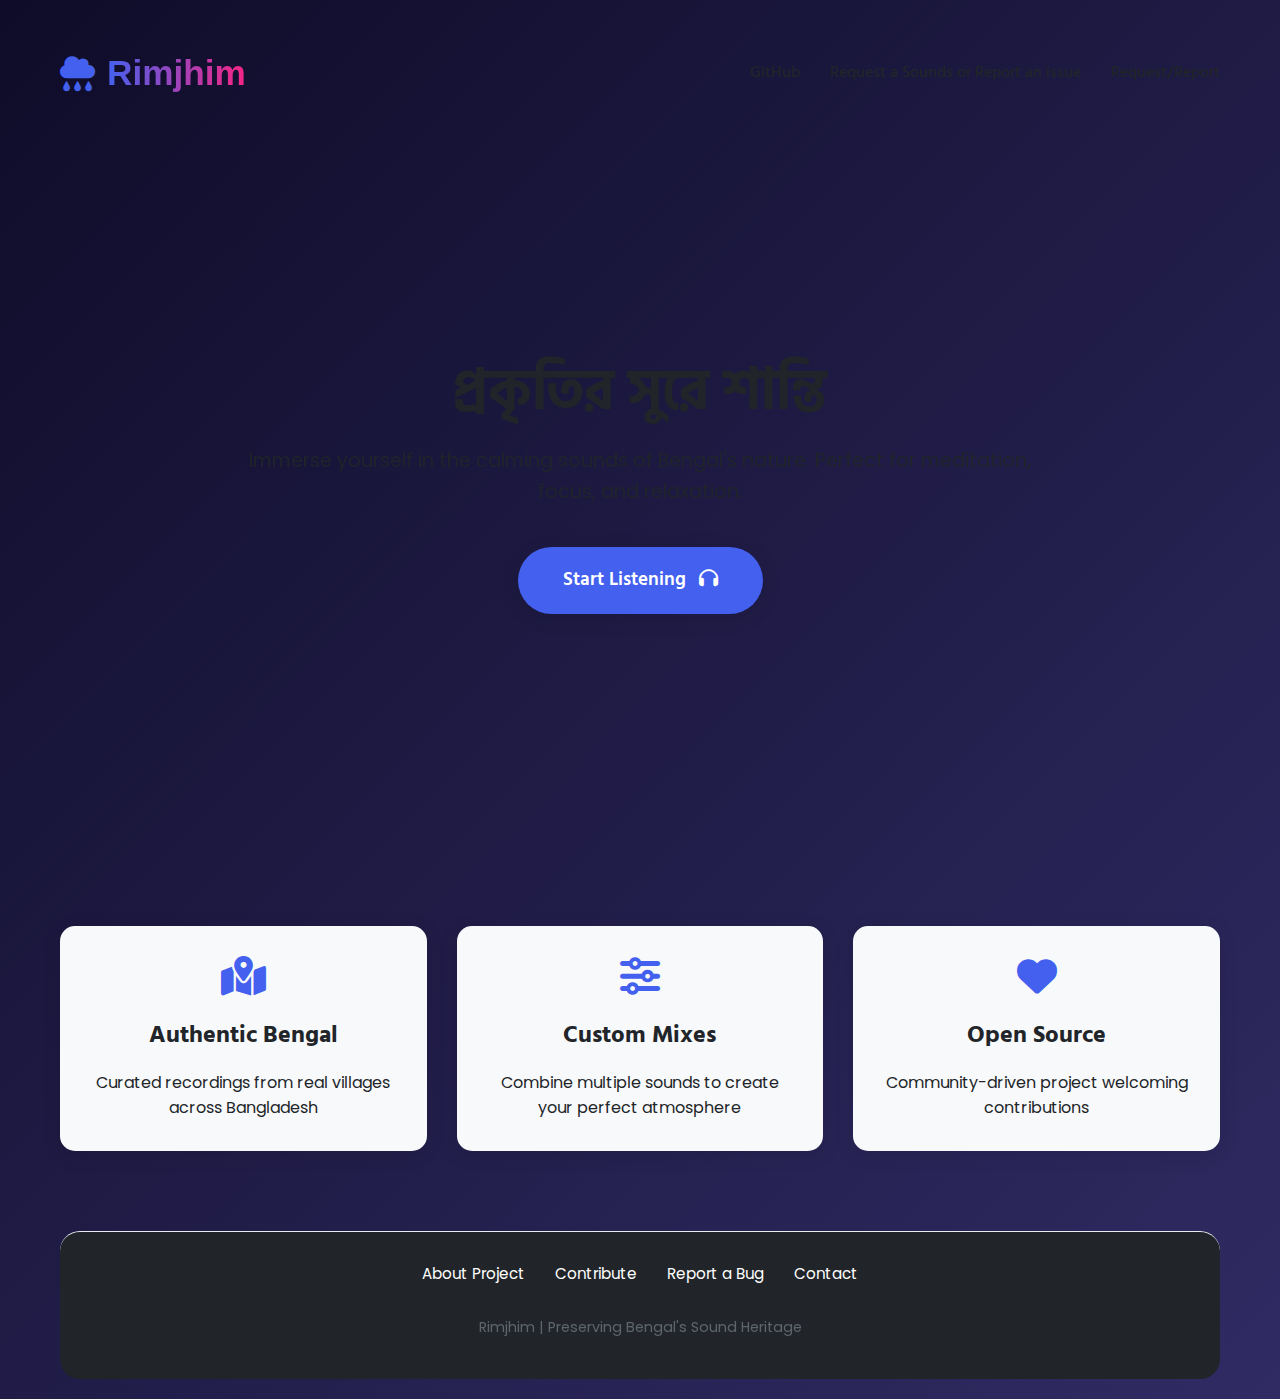
<file: index.html>
<!DOCTYPE html>
<html lang="en">
  <head>
    <meta charset="UTF-8" />
    <meta name="viewport" content="width=device-width, initial-scale=1.0" />
    <title>Rimjhim - প্রকৃতির সুরে শান্তি</title>
    <link
      href="https://fonts.googleapis.com/css2?family=Hind+Siliguri:wght@400;600;700&family=Poppins:wght@300;400;600&display=swap"
      rel="stylesheet"
    />
    <link
      rel="stylesheet"
      href="https://cdnjs.cloudflare.com/ajax/libs/font-awesome/6.4.0/css/all.min.css"
    />

    <style>
      :root {
        --text: #333333;
        --shadow: 0 4px 20px rgba(0, 0, 0, 0.1);
      }

      * {
        margin: 0;
        padding: 0;
        box-sizing: border-box;
      }

      body {
        font-family: "Poppins", sans-serif;
        background-color: var(--light);
        color: var(--dark);
        line-height: 1.6;
      }

      .container {
        max-width: 1200px;
        margin: 0 auto;
        padding: 0 20px;
      }

      /* Navigation */
      nav {
        padding: 25px 0;
        display: flex;
        justify-content: space-between;
        align-items: center;
      }

      .nav-links {
        display: flex;
        gap: 30px;
      }

      .nav-links a {
        text-decoration: none;
        color: var(--dark);
        font-weight: 500;
        transition: all 0.3s ease;
        font-family: "Hind Siliguri", sans-serif;
      }

      .nav-links a:hover {
        color: var(--primary);
      }

      /* Hero Section */
      .hero {
        height: 80vh;
        display: flex;
        align-items: center;
        text-align: center;
        padding: 40px 0;
      }

      .hero-content {
        max-width: 800px;
        margin: 0 auto;
      }

      .hero h2 {
        font-family: "Hind Siliguri", sans-serif;
        font-size: 3.5rem;
        margin-bottom: 20px;
        color: var(--dark);
        line-height: 1.2;
      }

      .hero p {
        font-size: 1.2rem;
        margin-bottom: 40px;
        color: var(--dark);
        opacity: 0.9;
      }

      .cta-button {
        display: inline-block;
        background-color: var(--primary);
        color: white;
        padding: 18px 45px;
        border-radius: 50px;
        font-size: 1.2rem;
        font-weight: 600;
        text-decoration: none;
        transition: all 0.3s ease;
        box-shadow: var(--shadow);
        border: none;
        cursor: pointer;
        font-family: "Hind Siliguri", sans-serif;
      }

      .cta-button:hover {
        background-color: var(--primary-light);
        transform: translateY(-3px);
        box-shadow: 0 10px 25px rgba(42, 127, 98, 0.3);
      }

      .cta-button i {
        margin-left: 8px;
      }

      /* Features */
      .features {
        padding: 80px 0;
        backgroun: transparent;
      }

      .features h3 {
        text-align: center;
        font-family: "Hind Siliguri", sans-serif;
        font-size: 2rem;
        margin-bottom: 50px;
        color: var(--dark);
      }

      .features-grid {
        display: grid;
        grid-template-columns: repeat(auto-fit, minmax(300px, 1fr));
        gap: 30px;
      }

      .feature-card {
        background: var(--light);
        padding: 30px;
        border-radius: 15px;
        text-align: center;
        box-shadow: var(--shadow);
        transition: all 0.3s ease;
      }

      .feature-card:hover {
        transform: translateY(-10px);
      }

      .feature-card i {
        font-size: 2.5rem;
        color: var(--primary);
        margin-bottom: 20px;
      }

      .feature-card h4 {
        font-family: "Hind Siliguri", sans-serif;
        font-size: 1.5rem;
        margin-bottom: 15px;
        color: var(--dark);
      }

      /* Footer */
      footer {
        background-color: var(--dark);
        color: white;
        padding: 40px 0;
        text-align: center;
        border-radius: 20px;
      }

      .footer-links {
        display: flex;
        justify-content: center;
        align-items: center;
        gap: 30px;
        margin-bottom: 30px;
      }

      .footer-links a {
        color: white;
        width: fit-content;
        text-decoration: none;
        transition: all 0.3s ease;
      }

      .footer-links a:hover {
        color: var(--accent);
      }

      .copyright {
        opacity: 0.8;
        font-size: 0.9rem;
      }

      /* Responsive */
      @media (max-width: 768px) {
        .nav-links {
          gap: 20px;
        }

        .hero h2 {
          font-size: 2.5rem;
        }

        .hero p {
          font-size: 1rem;
        }

        .features-grid {
          grid-template-columns: 1fr;
        }
      }

      @media (max-width: 480px) {
        nav {
          flex-direction: column;
          gap: 20px;
        }

        .hero h2 {
          font-size: 2rem;
        }

        .cta-button {
          padding: 15px 30px;
          font-size: 1rem;
        }
      }
    </style>
    <link rel="stylesheet" href="./styles/main.css" />
  </head>
  <body>
    <div class="container">
      <nav>
        <div class="logo">
          <i class="fa-solid fa-cloud-rain"></i>
          <h1>Rimjhim</h1>
        </div>
        <div class="nav-links">
          <a href="https://github.com/j-a-sunny/Rimjhim" target="_blank"
            >GitHub</a
          >
          <a class="lg-class" href="https://github.com/j-a-sunny/Rimjhim/issues/new"
            >Request a Sounds or Report an issue</a
          >
          <a class="sm-class hidden-class" href="https://github.com/j-a-sunny/Rimjhim/issues/new"
            >Request/Report</a
          >
        </div>
      </nav>

      <section class="hero">
        <div class="hero-content">
          <h2>প্রকৃতির সুরে শান্তি</h2>
          <p>
            Immerse yourself in the calming sounds of Bengal's nature. Perfect
            for meditation, focus, and relaxation.
          </p>
          <a href="rimjhim.html" class="cta-button">
            Start Listening <i class="fas fa-headphones"></i>
          </a>
        </div>
      </section>

      <section class="features">
        <div class="features-grid">
          <div class="feature-card">
            <i class="fas fa-map-marked-alt"></i>
            <h4>Authentic Bengal</h4>
            <p>Curated recordings from real villages across Bangladesh</p>
          </div>
          <div class="feature-card">
            <i class="fas fa-sliders-h"></i>
            <h4>Custom Mixes</h4>
            <p>Combine multiple sounds to create your perfect atmosphere</p>
          </div>
          <div class="feature-card">
            <i class="fas fa-heart"></i>
            <h4>Open Source</h4>
            <p>Community-driven project welcoming contributions</p>
          </div>
        </div>
      </section>

      <footer class="footer">
        <div class="footer-links">
          <a href="#about">About Project</a>
          <a href="https://github.com/j-a-sunny/Rimjhim" target="_blank"
            >Contribute</a
          >
          <a href="#report">Report a Bug</a>
          <a href="#contact">Contact</a>
        </div>
        <p class="copyright">Rimjhim | Preserving Bengal's Sound Heritage</p>
      </footer>
    </div>
  </body>
</html>
</file>
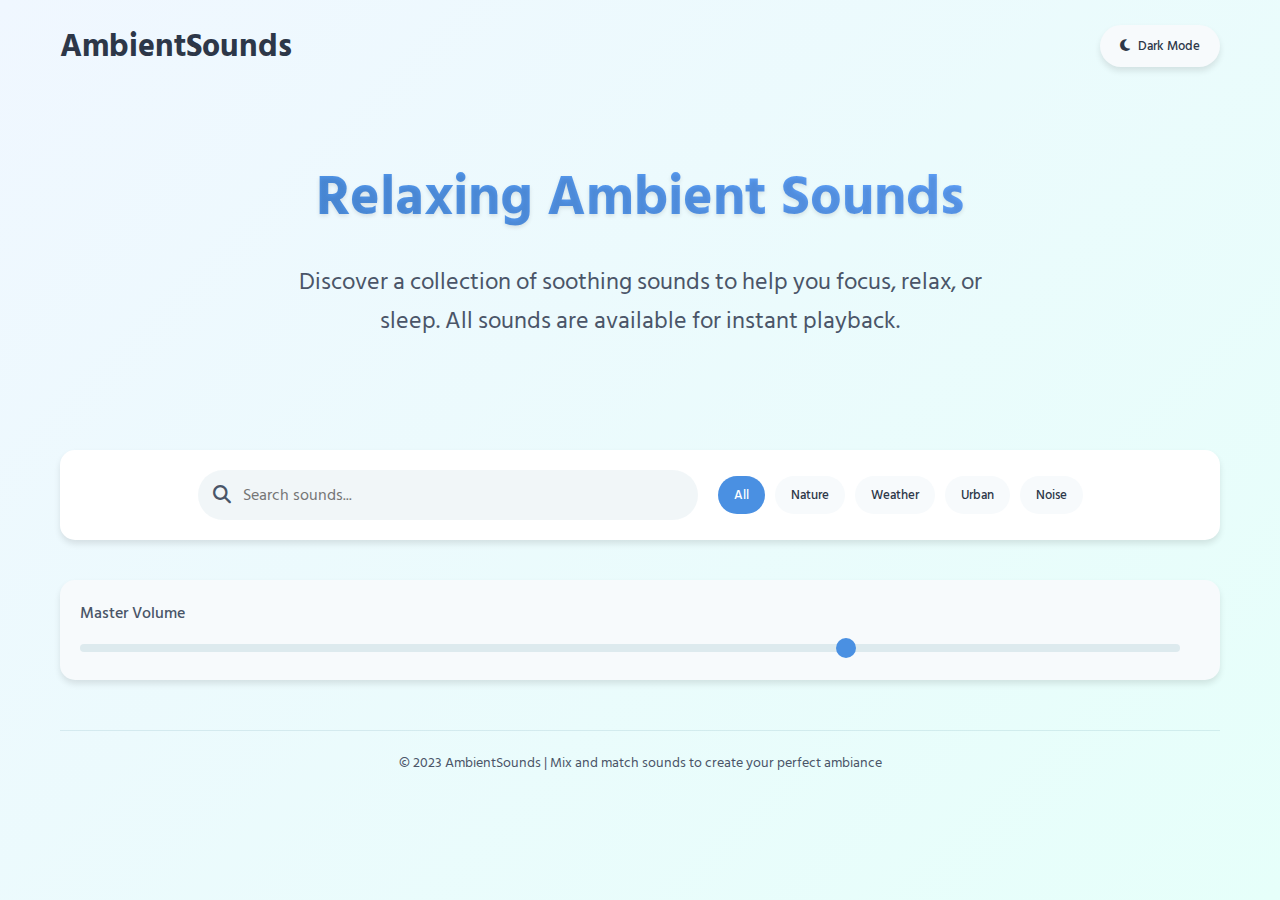
<file: blog.html>
<!DOCTYPE html>
<html lang="en">
<head>
    <meta charset="UTF-8">
    <meta name="viewport" content="width=device-width, initial-scale=1.0">
    <title>Ambient Sounds Collection</title>
    <link href="https://fonts.googleapis.com/css2?family=Hind+Siliguri:wght@400;500;600;700&display=swap" rel="stylesheet">
    <link rel="stylesheet" href="https://cdnjs.cloudflare.com/ajax/libs/font-awesome/6.4.0/css/all.min.css">
    <style>
        :root {
            --text-primary: #2d3748;
            --text-secondary: #4a5568;
            --navbar-bg: #ffffff;
            --card-bg: #f7fafc;
            --shadow: 0 4px 6px rgba(0, 0, 0, 0.1);
            --primary: #4a90e2;
            --primary-light: #63a4ff;
            --transition: all 0.3s ease;
            
            /* Dark mode variables */
            --dark-text-primary: #e2e8f0;
            --dark-text-secondary: #a0aec0;
            --dark-navbar-bg: #1a202c;
            --dark-card-bg: #2d3748;
            --dark-shadow: 0 4px 6px rgba(0, 0, 0, 0.3);
        }
        
        * {
            margin: 0;
            padding: 0;
            box-sizing: border-box;
        }
        
        body {
            font-family: 'Hind Siliguri', sans-serif;
            background: linear-gradient(135deg, #f0f7ff 0%, #e6fffa 100%);
            color: var(--text-primary);
            min-height: 100vh;
            padding-bottom: 40px;
            transition: var(--transition);
        }
        
        .dark-mode {
            background: linear-gradient(135deg, #1a202c 0%, #2d3748 100%);
            color: var(--dark-text-primary);
            --text-primary: var(--dark-text-primary);
            --text-secondary: var(--dark-text-secondary);
            --navbar-bg: var(--dark-navbar-bg);
            --card-bg: var(--dark-card-bg);
            --shadow: var(--dark-shadow);
        }
        
        .container {
            max-width: 1200px;
            margin: 0 auto;
            padding: 0 20px;
        }
        
        header {
            display: flex;
            justify-content: space-between;
            align-items: center;
            padding: 20px 0;
        }
        
        .theme-toggle {
            background: var(--card-bg);
            border: none;
            border-radius: 30px;
            padding: 10px 20px;
            font-family: 'Hind Siliguri', sans-serif;
            font-weight: 500;
            cursor: pointer;
            display: flex;
            align-items: center;
            gap: 8px;
            box-shadow: var(--shadow);
            color: var(--text-primary);
            transition: var(--transition);
        }
        
        .theme-toggle:hover {
            transform: translateY(-2px);
            box-shadow: 0 6px 12px rgba(0, 0, 0, 0.15);
        }
        
        /* Hero Banner */
        .hero-banner {
            text-align: center;
            padding: 60px 20px 40px;
            margin-bottom: 40px;
        }

        .hero-title {
            font-size: 3.5rem;
            margin-bottom: 20px;
            font-family: "Hind Siliguri", sans-serif;
            color: var(--text-primary);
            text-shadow: 0 2px 4px rgba(0, 0, 0, 0.1);
            background: linear-gradient(90deg, var(--primary), var(--primary-light));
            -webkit-background-clip: text;
            background-clip: text;
            color: transparent;
        }

        .dark-mode .hero-title {
            color: var(--dark-text-primary);
            background: linear-gradient(90deg, #63b3ed, #90cdf4);
            -webkit-background-clip: text;
            background-clip: text;
            color: transparent;
        }

        .hero-subtitle {
            font-size: 1.5rem;
            max-width: 700px;
            margin: 0 auto 30px;
            color: var(--text-secondary);
        }

        .dark-mode .hero-subtitle {
            color: var(--dark-text-secondary);
        }
        
        /* Filter/Search Bar */
        .filter-bar {
            background: var(--navbar-bg);
            padding: 20px;
            border-radius: 15px;
            box-shadow: var(--shadow);
            margin-bottom: 40px;
            position: sticky;
            top: 20px;
            z-index: 10;
            transition: var(--transition);
        }

        .dark-mode .filter-bar {
            background: var(--dark-navbar-bg);
            box-shadow: var(--dark-shadow);
        }
        
        .filter-content {
            display: flex;
            flex-wrap: wrap;
            gap: 20px;
            justify-content: center;
            align-items: center;
        }
        
        .search-container {
            flex-grow: 1;
            display: flex;
            align-items: center;
            background: rgba(122, 169, 183, 0.1);
            border-radius: 30px;
            padding: 0 15px;
            max-width: 500px;
            transition: var(--transition);
        }

        .search-container:focus-within {
            box-shadow: 0 0 0 3px rgba(122, 169, 183, 0.3);
        }

        .search-container input {
            flex-grow: 1;
            background: transparent;
            border: none;
            padding: 12px;
            font-size: 16px;
            outline: none;
            color: var(--text-primary);
            font-family: 'Hind Siliguri', sans-serif;
        }

        .dark-mode .search-container input {
            color: var(--dark-text-primary);
        }

        .search-container i {
            color: var(--text-secondary);
            font-size: 18px;
        }
        
        .dark-mode .search-container i {
            color: var(--dark-text-secondary);
        }
        
        .category-filter {
            display: flex;
            gap: 10px;
            flex-wrap: wrap;
        }
        
        .category-btn {
            background: var(--card-bg);
            border: none;
            border-radius: 20px;
            padding: 8px 16px;
            font-family: 'Hind Siliguri', sans-serif;
            font-weight: 500;
            cursor: pointer;
            transition: var(--transition);
            color: var(--text-primary);
        }
        
        .category-btn:hover, .category-btn.active {
            background: var(--primary);
            color: white;
        }
        
        /* Sound Grid */
        .sound-grid {
            display: grid;
            grid-template-columns: repeat(auto-fill, minmax(280px, 1fr));
            gap: 30px;
            margin-top: 20px;
        }
        
        .sound-card {
            background: var(--card-bg);
            border-radius: 15px;
            overflow: hidden;
            box-shadow: var(--shadow);
            transition: var(--transition);
            display: flex;
            flex-direction: column;
        }
        
        .sound-card:hover {
            transform: translateY(-5px);
            box-shadow: 0 10px 25px rgba(0, 0, 0, 0.15);
        }
        
        .dark-mode .sound-card {
            background: var(--dark-card-bg);
            box-shadow: var(--dark-shadow);
        }
        
        .card-header {
            height: 120px;
            position: relative;
            overflow: hidden;
        }
        
        .card-image {
            width: 100%;
            height: 100%;
            object-fit: cover;
            transition: transform 0.5s ease;
        }
        
        .sound-card:hover .card-image {
            transform: scale(1.05);
        }
        
        .sound-category {
            position: absolute;
            top: 15px;
            right: 15px;
            background: rgba(255, 255, 255, 0.9);
            padding: 5px 12px;
            border-radius: 20px;
            font-size: 0.85rem;
            font-weight: 600;
            color: var(--primary);
        }
        
        .dark-mode .sound-category {
            background: rgba(26, 32, 44, 0.9);
            color: #90cdf4;
        }
        
        .card-body {
            padding: 20px;
            flex-grow: 1;
            display: flex;
            flex-direction: column;
        }
        
        .sound-title {
            font-size: 1.4rem;
            margin-bottom: 10px;
            color: var(--text-primary);
        }
        
        .sound-description {
            color: var(--text-secondary);
            font-size: 0.95rem;
            margin-bottom: 20px;
            flex-grow: 1;
        }
        
        .dark-mode .sound-description {
            color: var(--dark-text-secondary);
        }
        
        /* Audio Player */
        .audio-player {
            display: flex;
            align-items: center;
            gap: 10px;
            background: rgba(122, 169, 183, 0.1);
            border-radius: 30px;
            padding: 8px 15px;
            transition: var(--transition);
        }
        
        .dark-mode .audio-player {
            background: rgba(100, 130, 150, 0.2);
        }
        
        .play-btn {
            width: 40px;
            height: 40px;
            border-radius: 50%;
            background: var(--primary);
            border: none;
            color: white;
            display: flex;
            align-items: center;
            justify-content: center;
            cursor: pointer;
            transition: var(--transition);
        }
        
        .play-btn:hover {
            background: var(--primary-light);
            transform: scale(1.05);
        }
        
        .progress-container {
            flex-grow: 1;
            background: rgba(122, 169, 183, 0.2);
            height: 6px;
            border-radius: 3px;
            overflow: hidden;
            cursor: pointer;
        }
        
        .progress-bar {
            height: 100%;
            background: var(--primary);
            width: 0%;
            transition: width 0.1s linear;
        }
        
        .time-display {
            font-size: 0.85rem;
            min-width: 70px;
            text-align: right;
            color: var(--text-secondary);
        }
        
        .dark-mode .time-display {
            color: var(--dark-text-secondary);
        }
        
        .volume-control {
            display: flex;
            align-items: center;
            gap: 5px;
            margin-top: 10px;
        }
        
        .volume-control i {
            color: var(--text-secondary);
        }
        
        .dark-mode .volume-control i {
            color: var(--dark-text-secondary);
        }
        
        .volume-slider {
            flex-grow: 1;
            -webkit-appearance: none;
            height: 5px;
            border-radius: 5px;
            background: rgba(122, 169, 183, 0.2);
            outline: none;
        }
        
        .volume-slider::-webkit-slider-thumb {
            -webkit-appearance: none;
            width: 16px;
            height: 16px;
            border-radius: 50%;
            background: var(--primary);
            cursor: pointer;
        }
        
        .footer {
            text-align: center;
            margin-top: 50px;
            padding-top: 20px;
            border-top: 1px solid rgba(122, 169, 183, 0.2);
            color: var(--text-secondary);
            font-size: 0.9rem;
        }
        
        .dark-mode .footer {
            border-top: 1px solid rgba(100, 130, 150, 0.3);
            color: var(--dark-text-secondary);
        }
        
        @media (max-width: 768px) {
            .hero-title {
                font-size: 2.5rem;
            }
            
            .hero-subtitle {
                font-size: 1.2rem;
            }
            
            .sound-grid {
                grid-template-columns: repeat(auto-fill, minmax(250px, 1fr));
            }
            
            .filter-content {
                flex-direction: column;
                align-items: stretch;
            }
        }
        
        @media (max-width: 480px) {
            .hero-title {
                font-size: 2rem;
            }
            
            .sound-grid {
                grid-template-columns: 1fr;
            }
        }



          .sound-card.active {
            box-shadow: 0 0 0 3px var(--primary);
            transform: translateY(-3px);
        }
        
        .mixer-controls {
            background: var(--card-bg);
            padding: 20px;
            border-radius: 15px;
            margin-bottom: 30px;
            box-shadow: var(--shadow);
            display: flex;
            flex-wrap: wrap;
            gap: 20px;
            align-items: center;
        }
        
        .dark-mode .mixer-controls {
            background: var(--dark-card-bg);
        }
        
        .master-volume {
            flex-grow: 1;
            min-width: 200px;
        }
        
        .master-volume label {
            display: block;
            margin-bottom: 8px;
            color: var(--text-secondary);
            font-weight: 500;
        }
        
        .dark-mode .master-volume label {
            color: var(--dark-text-secondary);
        }
        
        .master-slider {
            width: 100%;
            -webkit-appearance: none;
            height: 8px;
            border-radius: 4px;
            background: rgba(122, 169, 183, 0.2);
            outline: none;
        }
        
        .master-slider::-webkit-slider-thumb {
            -webkit-appearance: none;
            width: 20px;
            height: 20px;
            border-radius: 50%;
            background: var(--primary);
            cursor: pointer;
        }
        
        .active-sounds {
            display: flex;
            gap: 15px;
            flex-wrap: wrap;
            margin-top: 20px;
        }
        
        .active-sound-chip {
            background: var(--primary-light);
            color: white;
            padding: 8px 15px;
            border-radius: 20px;
            display: flex;
            align-items: center;
            gap: 8px;
            font-size: 0.9rem;
        }
        
        .active-sound-chip button {
            background: none;
            border: none;
            color: white;
            cursor: pointer;
            padding: 0;
            display: flex;
        }
    </style>
</head>
<body>
    <div class="container">
        <header>
            <div class="logo">
                <h1>Ambient<span>Sounds</span></h1>
            </div>
            <button class="theme-toggle" id="themeToggle">
                <i class="fas fa-moon"></i>
                <span>Dark Mode</span>
            </button>
        </header>
        
        <section class="hero-banner">
            <h1 class="hero-title">Relaxing Ambient Sounds</h1>
            <p class="hero-subtitle">Discover a collection of soothing sounds to help you focus, relax, or sleep. All sounds are available for instant playback.</p>
        </section>
        
        <div class="filter-bar">
            <div class="filter-content">
                <div class="search-container">
                    <i class="fas fa-search"></i>
                    <input type="text" id="searchInput" placeholder="Search sounds...">
                </div>
                
                <div class="category-filter">
                    <button class="category-btn active" data-category="all">All</button>
                    <button class="category-btn" data-category="nature">Nature</button>
                    <button class="category-btn" data-category="weather">Weather</button>
                    <button class="category-btn" data-category="urban">Urban</button>
                    <button class="category-btn" data-category="noise">Noise</button>
                </div>
            </div>
        </div>
        
    <div class="sound-grid" id="soundGrid">
        <!-- Sound cards will be generated by JavaScript -->
    </div>
    
    <div class="mixer-controls">
        <div class="master-volume">
            <label for="masterVolume">Master Volume</label>
            <input type="range" id="masterVolume" class="master-slider" min="0" max="1" step="0.01" value="0.7">
        </div>
        <div id="activeSounds" class="active-sounds">
            <!-- Active sounds will appear here -->
        </div>
    </div>
    
    <div class="footer">
        <p>© 2023 AmbientSounds | Mix and match sounds to create your perfect ambiance</p>
    </div>

    <script>
        // Audio context for advanced audio control
        let audioContext;
        try {
            audioContext = new (window.AudioContext || window.webkitAudioContext)();
        } catch (e) {
            alert('Web Audio API is not supported in this browser');
        }
        
        // Master gain node for controlling overall volume
        const masterGain = audioContext.createGain();
        masterGain.gain.value = 0.7;
        masterGain.connect(audioContext.destination);
        
        // Currently playing sounds
        const activeSounds = {};
        
        // Update master volume when slider changes
        document.getElementById('masterVolume').addEventListener('input', function() {
            masterGain.gain.value = parseFloat(this.value);
        });
        
        // Sample sound data with categories
        const sounds = [
            { 
                id: 'birds', 
                title: 'Singing Birds', 
                description: 'Gentle bird songs in a peaceful forest setting', 
                category: 'nature',
                duration: '3:45',
                path: 'assets/sounds/birds.ogg'
            },
            { 
                id: 'city', 
                title: 'City Ambience', 
                description: 'Distant traffic and urban atmosphere', 
                category: 'urban',
                duration: '4:20',
                path: 'assets/sounds/city.ogg'
            },
            { 
                id: 'fireplace', 
                title: 'Crackling Fireplace', 
                description: 'Warm fireplace sounds for cozy evenings', 
                category: 'nature',
                duration: '5:10',
                path: 'assets/sounds/fireplace.ogg'
            },
            { 
                id: 'rain', 
                title: 'Gentle Rain', 
                description: 'Soft rainfall on leaves and rooftops', 
                category: 'weather',
                duration: '6:15',
                path: 'assets/sounds/rain.ogg'
            },
            { 
                id: 'stream', 
                title: 'Mountain Stream', 
                description: 'Flowing water in a mountain creek', 
                category: 'nature',
                duration: '4:50',
                path: 'assets/sounds/stream.ogg'
            },
            { 
                id: 'train', 
                title: 'Train Journey', 
                description: 'Rhythmic train sounds for focus', 
                category: 'urban',
                duration: '7:05',
                path: 'assets/sounds/train.ogg'
            },
            { 
                id: 'white-noise', 
                title: 'White Noise', 
                description: 'Neutral background sound for concentration', 
                category: 'noise',
                duration: '8:00',
                path: 'assets/sounds/white-noise.ogg'
            },
            { 
                id: 'boat', 
                title: 'Ocean Waves', 
                description: 'Calming waves against a boat', 
                category: 'nature',
                duration: '5:30',
                path: 'assets/sounds/boat.ogg'
            },
            { 
                id: 'coffee-shop', 
                title: 'Coffee Shop', 
                description: 'Subtle chatter and espresso sounds', 
                category: 'urban',
                duration: '4:45',
                path: 'assets/sounds/coffee-shop.ogg'
            },
            { 
                id: 'pink-noise', 
                title: 'Pink Noise', 
                description: 'Soothing frequency for relaxation', 
                category: 'noise',
                duration: '6:30',
                path: 'assets/sounds/pink-noise.ogg'
            },
            { 
                id: 'storm', 
                title: 'Thunderstorm', 
                description: 'Powerful thunder and heavy rain', 
                category: 'weather',
                duration: '5:55',
                path: 'assets/sounds/storm.ogg'
            },
            { 
                id: 'summer-night', 
                title: 'Summer Night', 
                description: 'Crickets and night sounds in the countryside', 
                category: 'nature',
                duration: '6:10',
                path: 'assets/sounds/summer-night.ogg'
            },
            { 
                id: 'waves', 
                title: 'Ocean Waves', 
                description: 'Calming waves on the beach', 
                category: 'nature',
                duration: '7:20',
                path: 'assets/sounds/waves.ogg'
            },
            { 
                id: 'wind', 
                title: 'Wind in Trees', 
                description: 'Gentle breeze through forest leaves', 
                category: 'weather',
                duration: '4:25',
                path: 'assets/sounds/wind.ogg'
            }
        ];
        
        // Function to generate sound cards
        function generateSoundCards(soundList) {
            const soundGrid = document.getElementById('soundGrid');
            soundGrid.innerHTML = '';
            
            soundList.forEach(sound => {
                const card = document.createElement('div');
                card.className = 'sound-card';
                card.dataset.category = sound.category;
                
                card.innerHTML = `
                    <div class="card-header">
                        <img src="${categoryImages[sound.category]}" alt="${sound.title}" class="card-image">
                        <span class="sound-category">${sound.category.charAt(0).toUpperCase() + sound.category.slice(1)}</span>
                    </div>
                    <div class="card-body">
                        <h3 class="sound-title">${sound.title}</h3>
                        <p class="sound-description">${sound.description}</p>
                        <div class="audio-player">
                            <button class="play-btn" data-sound="${sound.id}">
                                <i class="fas fa-play"></i>
                            </button>
                            <div class="progress-container" id="progress-container-${sound.id}">
                                <div class="progress-bar" id="progress-${sound.id}"></div>
                            </div>
                            <div class="time-display" id="time-${sound.id}">0:00</div>
                        </div>
                        <div class="volume-control">
                            <i class="fas fa-volume-up"></i>
                            <input type="range" class="volume-slider" min="0" max="1" step="0.1" value="0.7" data-sound="${sound.id}">
                        </div>
                    </div>
                `;
                
                soundGrid.appendChild(card);
            });
            
            // Add event listeners to play buttons
            document.querySelectorAll('.play-btn').forEach(btn => {
                btn.addEventListener('click', function() {
                    const soundId = this.dataset.sound;
                    toggleSound(soundId, this);
                });
            });
            
            // Add event listeners to volume sliders
            document.querySelectorAll('.volume-slider').forEach(slider => {
                slider.addEventListener('input', function() {
                    const soundId = this.dataset.sound;
                    if (activeSounds[soundId]) {
                        activeSounds[soundId].gainNode.gain.value = parseFloat(this.value);
                    }
                });
            });
            
            // Add progress bar click functionality
            document.querySelectorAll('.progress-container').forEach(container => {
                container.addEventListener('click', function(e) {
                    const soundId = this.id.replace('progress-container-', '');
                    if (activeSounds[soundId]) {
                        const rect = this.getBoundingClientRect();
                        const clickPosition = (e.clientX - rect.left) / rect.width;
                        activeSounds[soundId].source.currentTime = clickPosition * activeSounds[soundId].buffer.duration;
                    }
                });
            });
        }
        
        // Function to toggle sound on/off
        async function toggleSound(soundId, button) {
            // If sound is already playing, stop it
            if (activeSounds[soundId]) {
                stopSound(soundId);
                button.innerHTML = '<i class="fas fa-play"></i>';
                button.closest('.sound-card').classList.remove('active');
                return;
            }
            
            // Load and play the sound
            try {
                // Show loading state
                button.innerHTML = '<i class="fas fa-spinner fa-spin"></i>';
                
                // Find the sound data
                const soundData = sounds.find(s => s.id === soundId);
                
                // Fetch the audio file
                const response = await fetch(soundData.path);
                const arrayBuffer = await response.arrayBuffer();
                const audioBuffer = await audioContext.decodeAudioData(arrayBuffer);
                
                // Create audio source and gain node
                const source = audioContext.createBufferSource();
                const gainNode = audioContext.createGain();
                
                // Configure audio nodes
                source.buffer = audioBuffer;
                source.loop = true;
                gainNode.gain.value = parseFloat(document.querySelector(`.volume-slider[data-sound="${soundId}"]`).value);
                
                // Connect nodes: source -> gain -> master gain -> destination
                source.connect(gainNode);
                gainNode.connect(masterGain);
                
                // Start playback
                source.start(0);
                
                // Store reference to active sound
                activeSounds[soundId] = {
                    source,
                    gainNode,
                    buffer: audioBuffer,
                    startTime: audioContext.currentTime,
                    progressInterval: null
                };
                
                // Update UI
                button.innerHTML = '<i class="fas fa-pause"></i>';
                button.closest('.sound-card').classList.add('active');
                
                // Start progress tracking
                startProgressTracking(soundId);
                
                // Update active sounds display
                updateActiveSoundsDisplay();
            } catch (error) {
                console.error('Error loading or playing sound:', error);
                button.innerHTML = '<i class="fas fa-play"></i>';
                alert('Failed to load sound. Please try again.');
            }
        }
        
        // Function to stop a sound
        function stopSound(soundId) {
            if (activeSounds[soundId]) {
                // Stop the audio source
                activeSounds[soundId].source.stop();
                
                // Clear progress tracking
                if (activeSounds[soundId].progressInterval) {
                    clearInterval(activeSounds[soundId].progressInterval);
                }
                
                // Remove from active sounds
                delete activeSounds[soundId];
                
                // Reset progress display
                document.getElementById(`progress-${soundId}`).style.width = '0%';
                document.getElementById(`time-${soundId}`).textContent = '0:00';
                
                // Update active sounds display
                updateActiveSoundsDisplay();
            }
        }
        
        // Function to track playback progress
        function startProgressTracking(soundId) {
            if (activeSounds[soundId]) {
                // Clear any existing interval
                if (activeSounds[soundId].progressInterval) {
                    clearInterval(activeSounds[soundId].progressInterval);
                }
                
                // Start new interval
                activeSounds[soundId].progressInterval = setInterval(() => {
                    if (!activeSounds[soundId]) return;
                    
                    const source = activeSounds[soundId].source;
                    const buffer = activeSounds[soundId].buffer;
                    
                    // Calculate current position (accounting for looping)
                    let currentTime = audioContext.currentTime - activeSounds[soundId].startTime;
                    currentTime %= buffer.duration;
                    
                    // Update progress bar
                    const progressPercent = (currentTime / buffer.duration) * 100;
                    document.getElementById(`progress-${soundId}`).style.width = `${progressPercent}%`;
                    
                    // Update time display
                    const minutes = Math.floor(currentTime / 60);
                    const seconds = Math.floor(currentTime % 60);
                    document.getElementById(`time-${soundId}`).textContent = 
                        `${minutes}:${seconds < 10 ? '0' : ''}${seconds}`;
                }, 100);
            }
        }
        
        // Function to update active sounds display
        function updateActiveSoundsDisplay() {
            const activeSoundsContainer = document.getElementById('activeSounds');
            activeSoundsContainer.innerHTML = '';
            
            Object.keys(activeSounds).forEach(soundId => {
                const soundData = sounds.find(s => s.id === soundId);
                const chip = document.createElement('div');
                chip.className = 'active-sound-chip';
                chip.innerHTML = `
                    ${soundData.title}
                    <button onclick="stopSoundFromChip('${soundId}')">
                        <i class="fas fa-times"></i>
                    </button>
                `;
                activeSoundsContainer.appendChild(chip);
            });
        }
        
        // Function to stop sound from chip
        function stopSoundFromChip(soundId) {
            const button = document.querySelector(`.play-btn[data-sound="${soundId}"]`);
            if (button) {
                button.innerHTML = '<i class="fas fa-play"></i>';
                button.closest('.sound-card').classList.remove('active');
            }
            stopSound(soundId);
        }
        
        // [Rest of the JavaScript remains the same (theme toggle, filter functionality, etc.)]
        
        // Initialize the page
        generateSoundCards(sounds);
    </script>
</body>
</html>
</file>
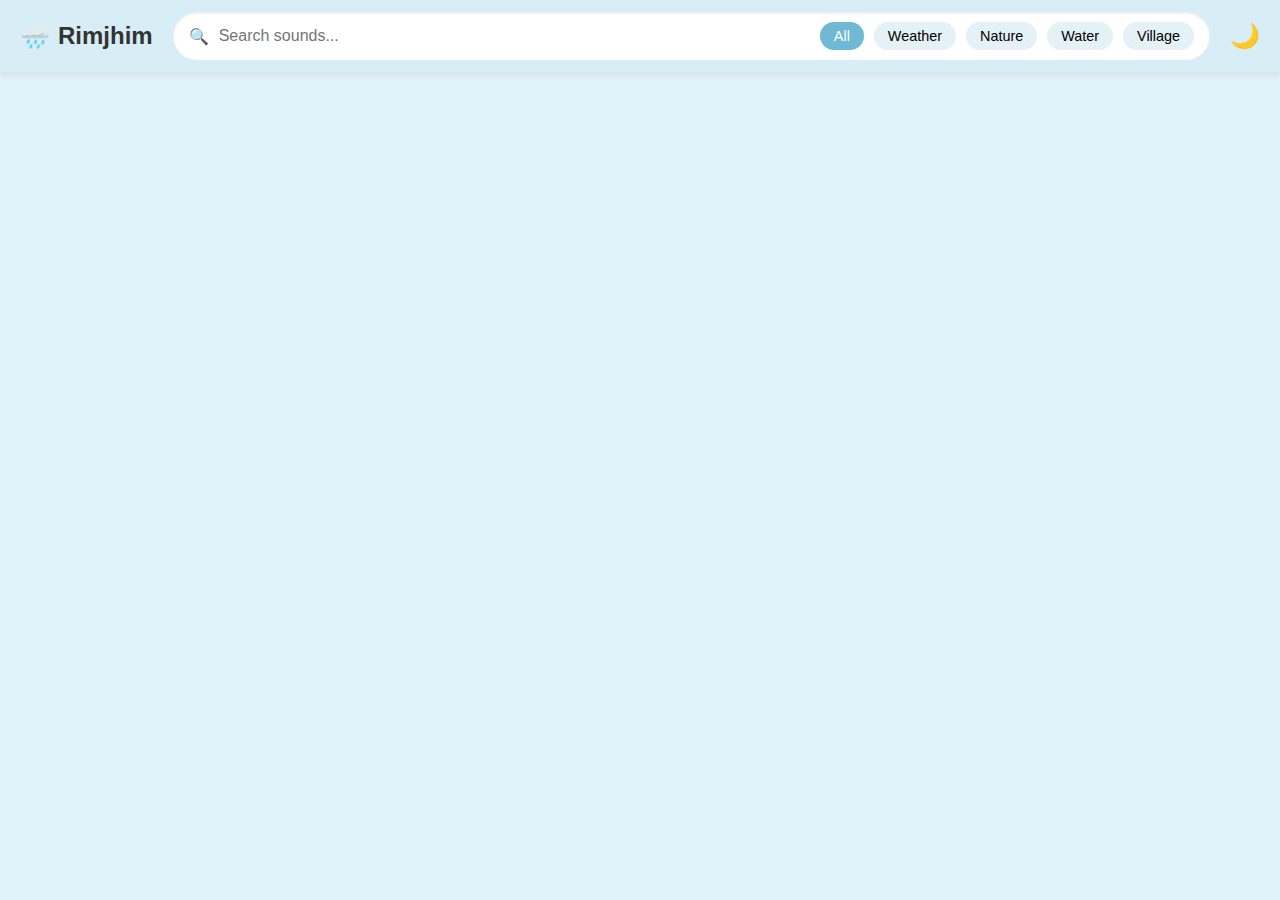
<file: contact.html>
<!DOCTYPE html>
<html lang="en">
<head>
  <meta charset="UTF-8">
  <meta name="viewport" content="width=device-width, initial-scale=1">
  <title>Rimjhim Navbar</title>
  <style>
    body {
      margin: 0;
      font-family: 'Segoe UI', sans-serif;
      background-color: #e0f2f7;
      color: #333;
    }

    nav {
      display: flex;
      align-items: center;
      justify-content: space-between;
      padding: 12px 20px;
      background-color: #d7eef7;
      box-shadow: 0 4px 6px rgba(0, 0, 0, 0.05);
    }

    .logo {
      display: flex;
      align-items: center;
      gap: 8px;
      font-size: 1.25rem;
      font-weight: 600;
    }

    .logo span {
      font-size: 1.5rem;
    }

    .search-container {
      display: flex;
      flex: 1;
      margin: 0 20px;
      background-color: #fff;
      padding: 10px 16px;
      border-radius: 9999px;
      box-shadow: inset 0 1px 3px rgba(0, 0, 0, 0.1);
      align-items: center;
      gap: 12px;
      flex-wrap: wrap;
      
    }

    .search-input {
      flex: 1;
      border: none;
      outline: none;
      font-size: 1rem;
    }

    .chip-container {
      display: flex;
      gap: 10px;
      transition: all 0.4s ease-in-out;
    }

    .chip {
      background-color: #e4f1f6;
      border: none;
      padding: 6px 14px;
      border-radius: 999px;
      font-size: 0.9rem;
      cursor: pointer;
      transition: all 0.4s ease-in-out;
    }

    .chip.selected {
      background-color: #6fb9d4;
      color: #fff;
    }

    .mobile-filter-button {
      display: none;
      background-color: #b5deec;
      border: none;
      padding: 6px 12px;
      border-radius: 999px;
      cursor: pointer;
      transition: background-color 0.4s ease-in-out;
    }

    .mobile-filters {
      display: none;
      flex-wrap: wrap;
      justify-content: center;
      gap: 10px;
      margin-top: 10px;
      transition: max-height 0.4s ease-in-out;
      overflow: hidden;
    }

    .moon-icon {
      font-size: 1.5rem;
      cursor: pointer;
    }

    @media (max-width: 768px) {
      .chip-container {
        display: none;
      }

      .mobile-filter-button {
        display: inline-block;
      }

      .search-container {
        flex-direction: column;
        align-items: stretch;
        gap: 10px;
      }

      .mobile-filters.show {
        display: flex;
      }
    }
  </style>
</head>
<body>

  <nav>
    <!-- Logo -->
    <div class="logo">
      <span>🌧️</span>
      <span>Rimjhim</span>
    </div>

    <!-- Search and Filters -->
    <div class="search-container">
      <div style="display: flex; align-items: center; gap: 8px; flex: 1;">
        <span style="color: #7bbdd3;">🔍</span>
        <input type="text" class="search-input" placeholder="Search sounds..." />
      </div>

      <!-- Filter Chips (Desktop) -->
      <div class="chip-container">
        <button class="chip selected" data-filter="All">All</button>
        <button class="chip" data-filter="Weather">Weather</button>
        <button class="chip" data-filter="Nature">Nature</button>
        <button class="chip" data-filter="Water">Water</button>
        <button class="chip" data-filter="Village">Village</button>
      </div>

      <!-- Filter Toggle (Mobile) -->
      <button class="mobile-filter-button" id="filterToggle">Filter</button>
    </div>

    <!-- Dark Mode Icon -->
    <div class="moon-icon">🌙</div>
  </nav>

  <!-- Mobile Filters -->
  <div class="mobile-filters" id="mobileFilters">
    <button class="chip selected" data-filter="All">All</button>
    <button class="chip" data-filter="Weather">Weather</button>
    <button class="chip" data-filter="Nature">Nature</button>
    <button class="chip" data-filter="Water">Water</button>
    <button class="chip" data-filter="Village">Village</button>
  </div>

  <script>
    // Handle filter chip selection
    function updateSelection(clickedChip) {
      const allChips = document.querySelectorAll('.chip');
      allChips.forEach(chip => chip.classList.remove('selected'));
      clickedChip.classList.add('selected');
      console.log('Selected filter:', clickedChip.dataset.filter);
    }

    document.querySelectorAll('.chip').forEach(chip => {
      chip.addEventListener('click', () => updateSelection(chip));
    });

    // Toggle mobile filters
    const filterToggle = document.getElementById('filterToggle');
    const mobileFilters = document.getElementById('mobileFilters');

    filterToggle.addEventListener('click', () => {
      mobileFilters.classList.toggle('show');
    });
  </script>

</body>
</html>
</file>
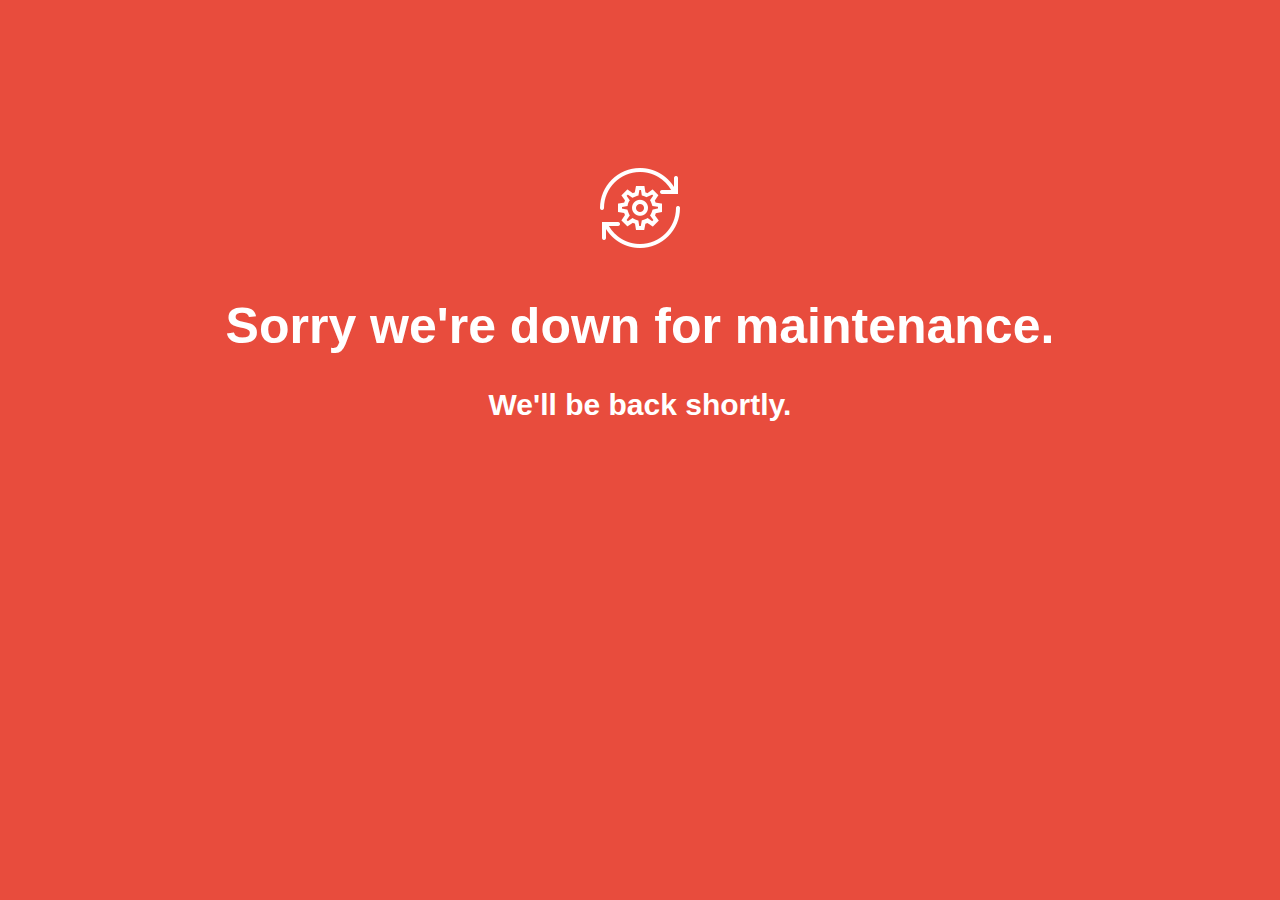
<file: maintenance.html>
<!DOCTYPE html>
<html>
  <head>
    <title>Down for maintenance...</title>
    <link rel="icon" type="image/png" href="images/icon-white.png">
    <style>
      body { 
        background-color: #E84C3D; 
        text-align: center; 
        padding: 150px; }
      h1 { 
        font-size: 50px; }
      body { 
        font: 20px Helvetica, sans-serif; color: #fff; 
      }
      #img360 {
        border-radius: 100px;
        margin-left: 0px;
        -webkit-animation:spin 4s linear infinite;
        -moz-animation:spin 4s linear infinite;
        animation:spin 4s linear infinite;
      }
      @-moz-keyframes spin { 100% { -moz-transform: rotate(360deg); } }
      @-webkit-keyframes spin { 100% { -webkit-transform: rotate(360deg); } }
      @keyframes spin { 100% { -webkit-transform: rotate(360deg); transform:rotate(360deg); } }
    </style>
  </head>
  <body>
    <img id="img360" src="[data-uri]">
    <h1>Sorry we're down for maintenance.</h1>
    <h2>We'll be back shortly.</h2>
  </body>
</html>
</file>
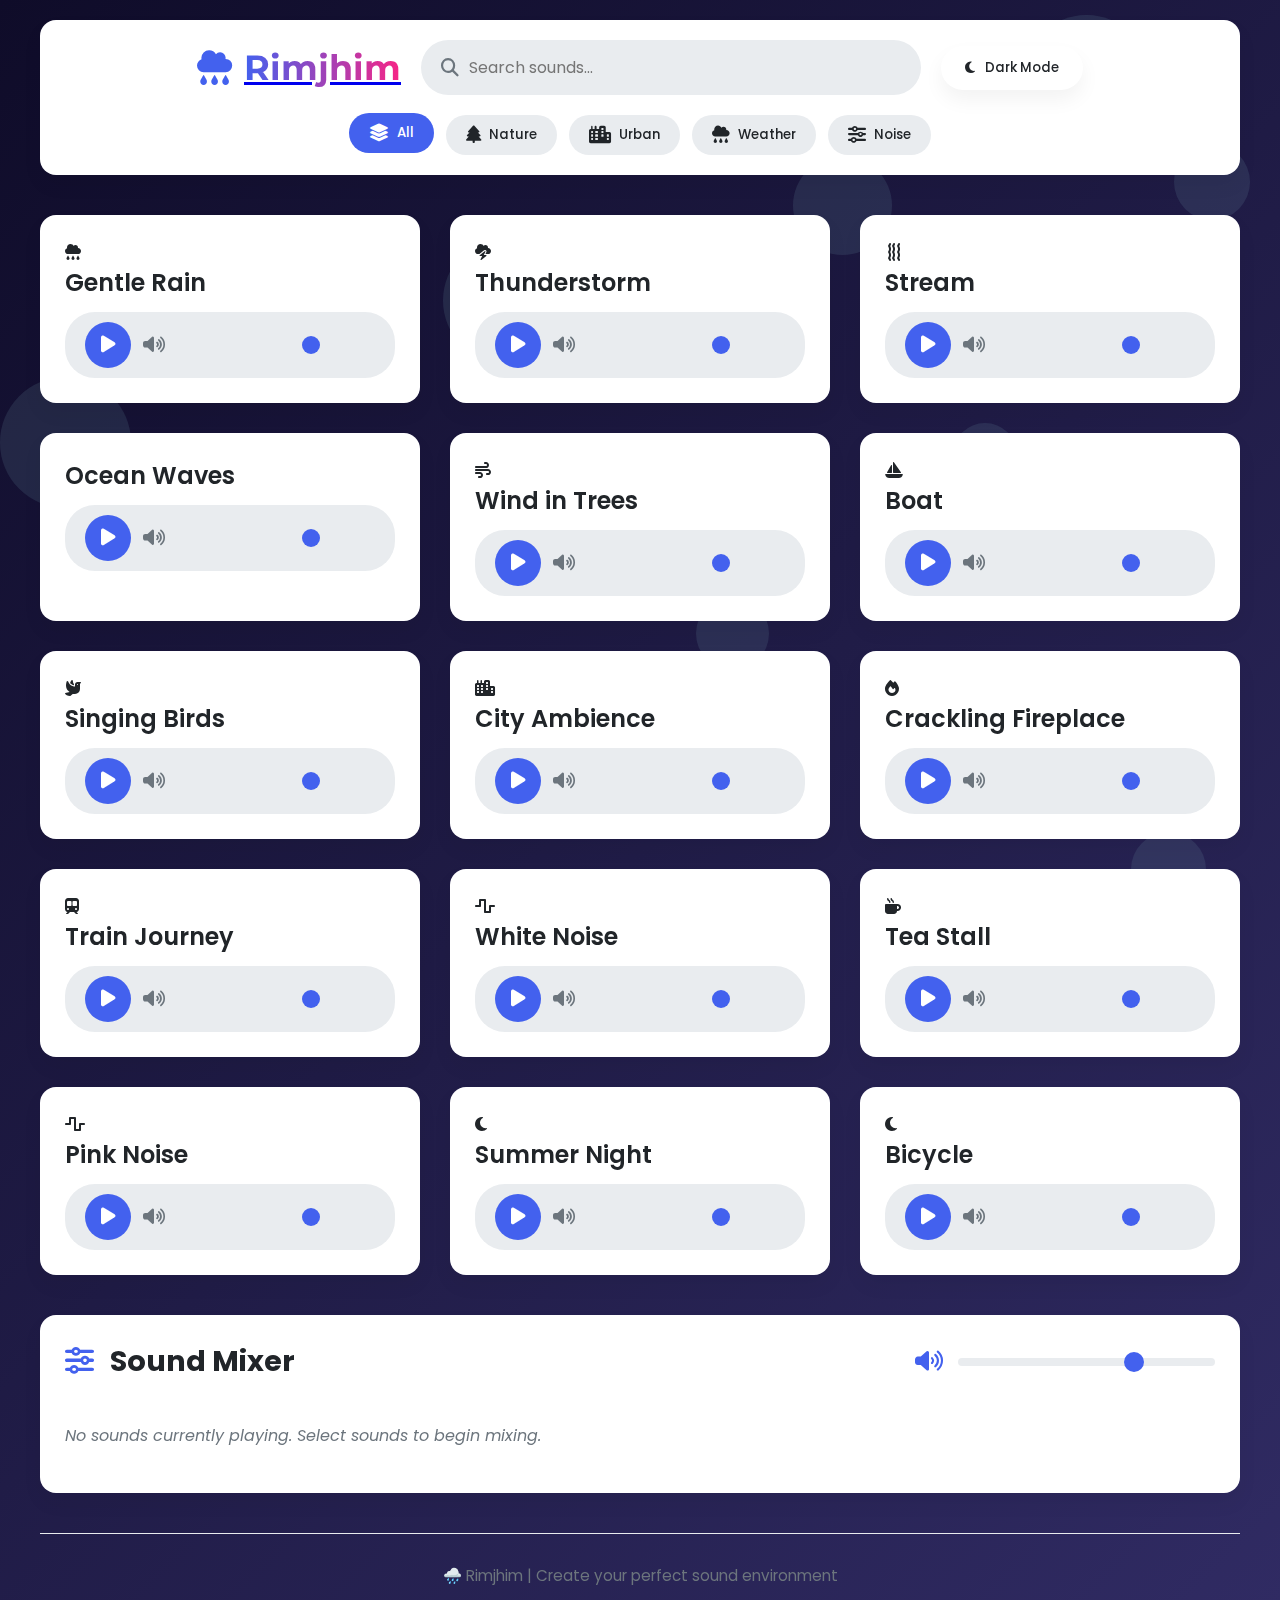
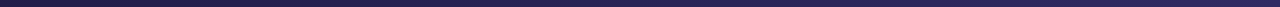
<file: rimjhim.html>
<!DOCTYPE html>
<html lang="en">
  <head>
    <meta charset="UTF-8" />
    <meta name="viewport" content="width=device-width, initial-scale=1.0" />
    <title>Rimjhim</title>
    <link rel="preconnect" href="https://fonts.googleapis.com" />
    <link rel="preconnect" href="https://fonts.gstatic.com" crossorigin />
    <link
      href="https://fonts.googleapis.com/css2?family=Poppins:wght@300;400;500;600;700&family=Montserrat:wght@400;600;700&display=swap"
      rel="stylesheet"
    />
    <link
      rel="stylesheet"
      href="https://cdnjs.cloudflare.com/ajax/libs/font-awesome/6.4.0/css/all.min.css"
    />
    <link rel="stylesheet" href="./styles/main.css" />
  </head>
  <body>
    <!-- Bubbles background container -->
    <div class="bubbles"></div>

    <div class="container">
      <!-- <header>
            <div class="logo">
<i class="fa-solid fa-cloud-rain"></i>                <h1>Rimjhim</h1>
            </div>
            <button class="theme-toggle" id="themeToggle">
                <i class="fas fa-moon"></i>
                <span>Dark Mode</span>
            </button>
        </header> -->

      <!-- <section class="hero-banner">
<div class="banner">
                <h1 class="hero-title">Experience the Sounds of Bengal</h1>
            <p class="hero-subtitle">
                Immerse yourself in the calming ambient sounds of rivers,
rains, and nature. Mix nature's whispers with urban rhythms—craft your perfect soundscape for focus, relaxation, or sleep. </p>

</div>
        </section> -->

      <div class="filter-bar" id="filterBar">
        <div class="filter-content">
<a href="./">
              <div class="logo">
            <i class="fa-solid fa-cloud-rain"></i>
            <h1>Rimjhim</h1>
          </div>
</a>

          <div class="search-container">
            <i class="fas fa-search"></i>
            <input
              type="text"
              id="searchInput"
              placeholder="Search sounds..."
            />
          </div>
          <button class="theme-toggle" id="themeToggle">
            <i class="fas fa-moon"></i>
            <span>Dark Mode</span>
          </button>

          <div class="category-filter">
            <button class="category-btn active" data-category="all">
              <i class="fas fa-layer-group"></i>
              <span>All</span>
            </button>
            <button class="category-btn" data-category="nature">
              <i class="fas fa-tree"></i>
              <span>Nature</span>
            </button>
            <button class="category-btn" data-category="urban">
              <i class="fas fa-city"></i>
              <span>Urban</span>
            </button>
            <button class="category-btn" data-category="weather">
              <i class="fas fa-cloud-rain"></i>
              <span>Weather</span>
            </button>
            <button class="category-btn" data-category="noise">
              <i class="fas fa-sliders-h"></i>
              <span>Noise</span>
            </button>
          </div>
        </div>
      </div>

      <div class="sound-grid" id="soundGrid">
        <!-- Sound cards will be generated by JS -->
      </div>

      <div class="mixer-controls">
        <div class="mixer-header">
          <h2 class="mixer-title">
            <i class="fas fa-sliders-h"></i> Sound Mixer
          </h2>
          <div class="master-volume">
            <i class="fas fa-volume-up"></i>
            <input
              type="range"
              id="masterVolume"
              class="master-slider"
              min="0"
              max="1"
              step="0.01"
              value="0.7"
            />
          </div>
        </div>

        <div id="activeSounds" class="active-sounds">
          <div class="no-sounds-message">
            No sounds currently playing. Select sounds to begin mixing.
          </div>
        </div>
      </div>

      <div class="footer">
        <p>🌧️ Rimjhim | Create your perfect sound environment</p>
      </div>
    </div>
    <script src="./scripts/main.js"></script>
    <script src="./scripts/components/autoScroll.js"></script>
    <script src="./scripts/components/bubbles.js"></script>
  </body>
</html>
</file>
<file: styles/main.css>
:root {
            --primary: #4361ee;
            --primary-light: #4895ef;
            --secondary: #3f37c9;
            --accent: #f72585;
            --light: #f8f9fa;
            --dark: #212529;
            --gray: #6c757d;
            --light-gray: #e9ecef;
            --card-bg: #ffffff;
            --card-shadow: 0 10px 20px rgba(0,0,0,0.05);
            --border-radius: 16px;
            --transition: all 0.3s ease;
        }

        .dark-mode {
            --primary: #4cc9f0;
            --primary-light: #4895ef;
            --secondary: #3a0ca3;
            --light: #121212;
            --dark: #f8f9fa;
            --gray: #adb5bd;
            --light-gray: #2d2d2d;
            --card-bg: #1e1e1e;
            --card-shadow: 0 10px 20px rgba(0,0,0,0.2);
        }

        * {
            margin: 0;
            padding: 0;
            box-sizing: border-box;
        }

        body {
            font-family: 'Poppins', sans-serif;
            background: linear-gradient(135deg, #0f0c29 0%, #302b63 100%);
            color: var(--dark);
            min-height: 100vh;
            padding: 20px;
            transition: var(--transition);
            overflow-x: hidden;
        }

        .dark-mode body {
            background: linear-gradient(135deg, #0a081d 0%, #1c1840 100%);
            color: var(--dark);
        }

        .container {
            max-width: 1200px;
            margin: 0 auto;
            position: relative;
            z-index: 10;
        }

        /* Bubbles background */
        .bubbles {
            position: fixed;
            top: 0;
            left: 0;
            width: 100%;
            height: 100%;
            z-index: -1;
            overflow: hidden;
        }

        .bubble {
            position: absolute;
            border-radius: 50%;
            background: rgba(122, 169, 183, 0.15);
            animation: float 20s infinite ease-in-out;
        }

        .dark-mode .bubble {
            background: rgba(76, 201, 240, 0.1);
        }

        @keyframes float {
            0% { transform: translate(0, 0) rotate(0deg); }
            33% { transform: translate(40px, 30px) rotate(120deg); }
            66% { transform: translate(-30px, 40px) rotate(240deg); }
            100% { transform: translate(0, 0) rotate(360deg); }
        }

        header {
            display: flex;
            justify-content: space-between;
            align-items: center;
            padding: 20px 0;
            margin-bottom: 30px;
        }

        .logo {
            display: flex;
            align-items: center;
            gap: 12px;
        }

        .logo i {
            font-size: 2.2rem;
            color: var(--primary);
        }

        .logo h1 {
            font-family: 'Montserrat', sans-serif;
            font-weight: 700;
            font-size: 2.2rem;
            background: linear-gradient(90deg, var(--primary), var(--accent));
            -webkit-background-clip: text;
            background-clip: text;
            color: transparent;
        }

        .theme-toggle {
            background: var(--card-bg);
            border: none;
            border-radius: 30px;
            padding: 12px 24px;
            font-family: 'Poppins', sans-serif;
            font-weight: 500;
            cursor: pointer;
            display: flex;
            align-items: center;
            gap: 10px;
            box-shadow: var(--card-shadow);
            color: var(--dark);
            transition: var(--transition);
        }

        .theme-toggle:hover {
            transform: translateY(-3px);
            box-shadow: 0 8px 15px rgba(0,0,0,0.1);
        }

        .hero-banner {
            text-align: center;
            padding: 40px 20px;
            margin-bottom: 40px;
            background: var(--card-bg);
            border-radius: var(--border-radius);
            box-shadow: var(--card-shadow);
            position: relative;
            z-index: 10;
        }

        .hero-title {
            font-size: 3.2rem;
            margin-bottom: 20px;
            font-family: 'Montserrat', sans-serif;
            color: var(--dark);
            background: linear-gradient(90deg, var(--primary), var(--accent));
            -webkit-background-clip: text;
            background-clip: text;
            color: transparent;
        }

        .hero-subtitle {
            font-size: 1.3rem;
            max-width: 700px;
            margin: 0 auto 30px;
            color: var(--gray);
            line-height: 1.6;
        }

        .dark-mode .hero-subtitle {
            color: var(--gray);
        }

        .filter-bar {
            background: var(--card-bg);
            padding: 20px;
            border-radius: var(--border-radius);
            box-shadow: var(--card-shadow);
            margin-bottom: 40px;
            position: sticky;
            top: 20px;
            z-index: 10;
            transition: var(--transition);
        }

        .filter-content {
            display: flex;
            flex-wrap: wrap;
            gap: 20px;
            justify-content: center;
            align-items: center;
        }

        .search-container {
            flex-grow: 1;
            display: flex;
            align-items: center;
            background: var(--light-gray);
            border-radius: 30px;
            padding: 0 20px;
            max-width: 500px;
            transition: var(--transition);
        }

        .search-container:focus-within {
            box-shadow: 0 0 0 3px rgba(67, 97, 238, 0.3);
        }

        .search-container input {
            flex-grow: 1;
            background: transparent;
            border: none;
            padding: 15px 10px;
            font-size: 16px;
            outline: none;
            color: var(--dark);
            font-family: 'Poppins', sans-serif;
        }

        .search-container i {
            color: var(--gray);
            font-size: 18px;
        }

        .category-filter {
            display: flex;
            gap: 12px;
            flex-wrap: wrap;
            justify-content: center;
        }

        .category-btn {
            background: var(--light-gray);
            border: none;
            border-radius: 30px;
            padding: 10px 20px;
            font-family: 'Poppins', sans-serif;
            font-weight: 500;
            cursor: pointer;
            transition: var(--transition);
            color: var(--dark);
            display: flex;
            align-items: center;
            gap: 8px;
        }

        .category-btn:hover, .category-btn.active {
            background: var(--primary);
            color: white;
            transform: translateY(-2px);
        }

        .category-btn i {
            font-size: 1.1rem;
        }

        .sound-grid {
            display: grid;
            grid-template-columns: repeat(auto-fill, minmax(280px, 1fr));
            gap: 30px;
            margin-bottom: 40px;
        }

        .sound-card {
            background: var(--card-bg);
            border-radius: var(--border-radius);
            overflow: hidden;
            box-shadow: var(--card-shadow);
            transition: var(--transition);
            display: flex;
            flex-direction: column;
        }

        .sound-card:hover {
            transform: translateY(-8px);
            box-shadow: 0 15px 30px rgba(0,0,0,0.1);
        }

        .sound-card.active {
            box-shadow: 0 0 0 3px var(--primary);
        }

        .card-header {
            height: 160px;
            position: relative;
            overflow: hidden;
        }

        .card-image {
            width: 100%;
            height: 100%;
            object-fit: cover;
            transition: transform 0.5s ease;
        }

        .sound-card:hover .card-image {
            transform: scale(1.05);
        }

        .sound-category {
            position: absolute;
            top: 15px;
            right: 15px;
            background: rgba(255, 255, 255, 0.9);
            padding: 6px 15px;
            border-radius: 30px;
            font-size: 0.9rem;
            font-weight: 600;
            color: var(--primary);
        }

        .dark-mode .sound-category {
            background: rgba(30, 30, 30, 0.9);
            color: var(--primary-light);
        }

        .card-body {
            padding: 25px;
            flex-grow: 1;
            display: flex;
            flex-direction: column;
        }

        .sound-title {
            font-size: 1.5rem;
            margin-bottom: 12px;
            color: var(--dark);
            font-weight: 600;
        }

        .sound-description {
            color: var(--gray);
            font-size: 0.95rem;
            margin-bottom: 25px;
            flex-grow: 1;
            line-height: 1.6;
        }

        /* Modified audio player - removed progress bar and time display */
        .audio-player {
            display: flex;
            align-items: center;
            gap: 12px;
            background: var(--light-gray);
            border-radius: 30px;
            padding: 10px 20px;
            transition: var(--transition);
        }

        .play-btn {
            width: 46px;
            height: 46px;
            border-radius: 50%;
            background: var(--primary);
            border: none;
            color: white;
            display: flex;
            align-items: center;
            justify-content: center;
            cursor: pointer;
            transition: var(--transition);
            flex-shrink: 0;
        }

        .play-btn:hover {
            background: var(--secondary);
            transform: scale(1.05);
        }

        .play-btn i {
            font-size: 1.2rem;
        }

        .volume-control {
            display: flex;
            align-items: center;
            gap: 10px;
            width: 100%;
        }

        .volume-control i {
            color: var(--gray);
            font-size: 1.1rem;
        }

        .volume-slider {
            flex-grow: 1;
            -webkit-appearance: none;
            height: 6px;
            border-radius: 5px;
            background: var(--light-gray);
            outline: none;
        }

        .volume-slider::-webkit-slider-thumb {
            -webkit-appearance: none;
            width: 18px;
            height: 18px;
            border-radius: 50%;
            background: var(--primary);
            cursor: pointer;
            transition: var(--transition);
        }

        .volume-slider::-webkit-slider-thumb:hover {
            transform: scale(1.2);
        }

        .mixer-controls {
            background: var(--card-bg);
            padding: 25px;
            border-radius: var(--border-radius);
            margin-bottom: 40px;
            box-shadow: var(--card-shadow);
        }

        .mixer-header {
            display: flex;
            justify-content: space-between;
            align-items: center;
            margin-bottom: 25px;
        }

        .mixer-title {
            font-size: 1.8rem;
            color: var(--dark);
            font-weight: 700;
        }

        .mixer-title i {
            color: var(--primary);
            margin-right: 10px;
        }

        .master-volume {
            display: flex;
            align-items: center;
            gap: 15px;
            width: 300px;
        }

        .master-volume i {
            font-size: 1.4rem;
            color: var(--primary);
        }

        .master-slider {
            flex-grow: 1;
            -webkit-appearance: none;
            height: 8px;
            border-radius: 4px;
            background: var(--light-gray);
            outline: none;
        }

        .master-slider::-webkit-slider-thumb {
            -webkit-appearance: none;
            width: 20px;
            height: 20px;
            border-radius: 50%;
            background: var(--primary);
            cursor: pointer;
        }

        .active-sounds {
            display: flex;
            flex-wrap: wrap;
            gap: 15px;
            margin-top: 20px;
            min-height: 60px;
        }

        .active-sound-chip {
            background: var(--primary);
            color: white;
            padding: 10px 20px;
            border-radius: 30px;
            display: flex;
            align-items: center;
            gap: 10px;
            font-size: 0.95rem;
            font-weight: 500;
            box-shadow: 0 4px 10px rgba(67, 97, 238, 0.3);
        }

        .active-sound-chip button {
            background: none;
            border: none;
            color: white;
            cursor: pointer;
            padding: 0;
            display: flex;
            font-size: 1.1rem;
            transition: var(--transition);
        }

        .active-sound-chip button:hover {
            transform: scale(1.2);
        }

        .no-sounds-message {
            color: var(--gray);
            font-style: italic;
            padding: 15px 0;
        }

        .footer {
            text-align: center;
            padding-top: 30px;
            border-top: 1px solid var(--light-gray);
            color: var(--gray);
            font-size: 0.95rem;
        }

        @media (max-width: 768px) {
            .hero-title {
                font-size: 2.5rem;
            }
            
            .hero-subtitle {
                font-size: 1.1rem;
            }
            
            .sound-grid {
                grid-template-columns: repeat(auto-fill, minmax(250px, 1fr));
            }
            
            .filter-content {
                flex-direction: column;
                align-items: stretch;
            }
            
            .mixer-header {
                flex-direction: column;
                align-items: flex-start;
                gap: 20px;
            }
            
            .master-volume {
                width: 100%;
            }
        }

        @media (max-width: 480px) {
            .hero-title {
                font-size: 2rem;
            }
            
            .sound-grid {
                grid-template-columns: 1fr;
            }
            
            header {
                flex-direction: column;
                gap: 20px;
            }
        }
</file>
